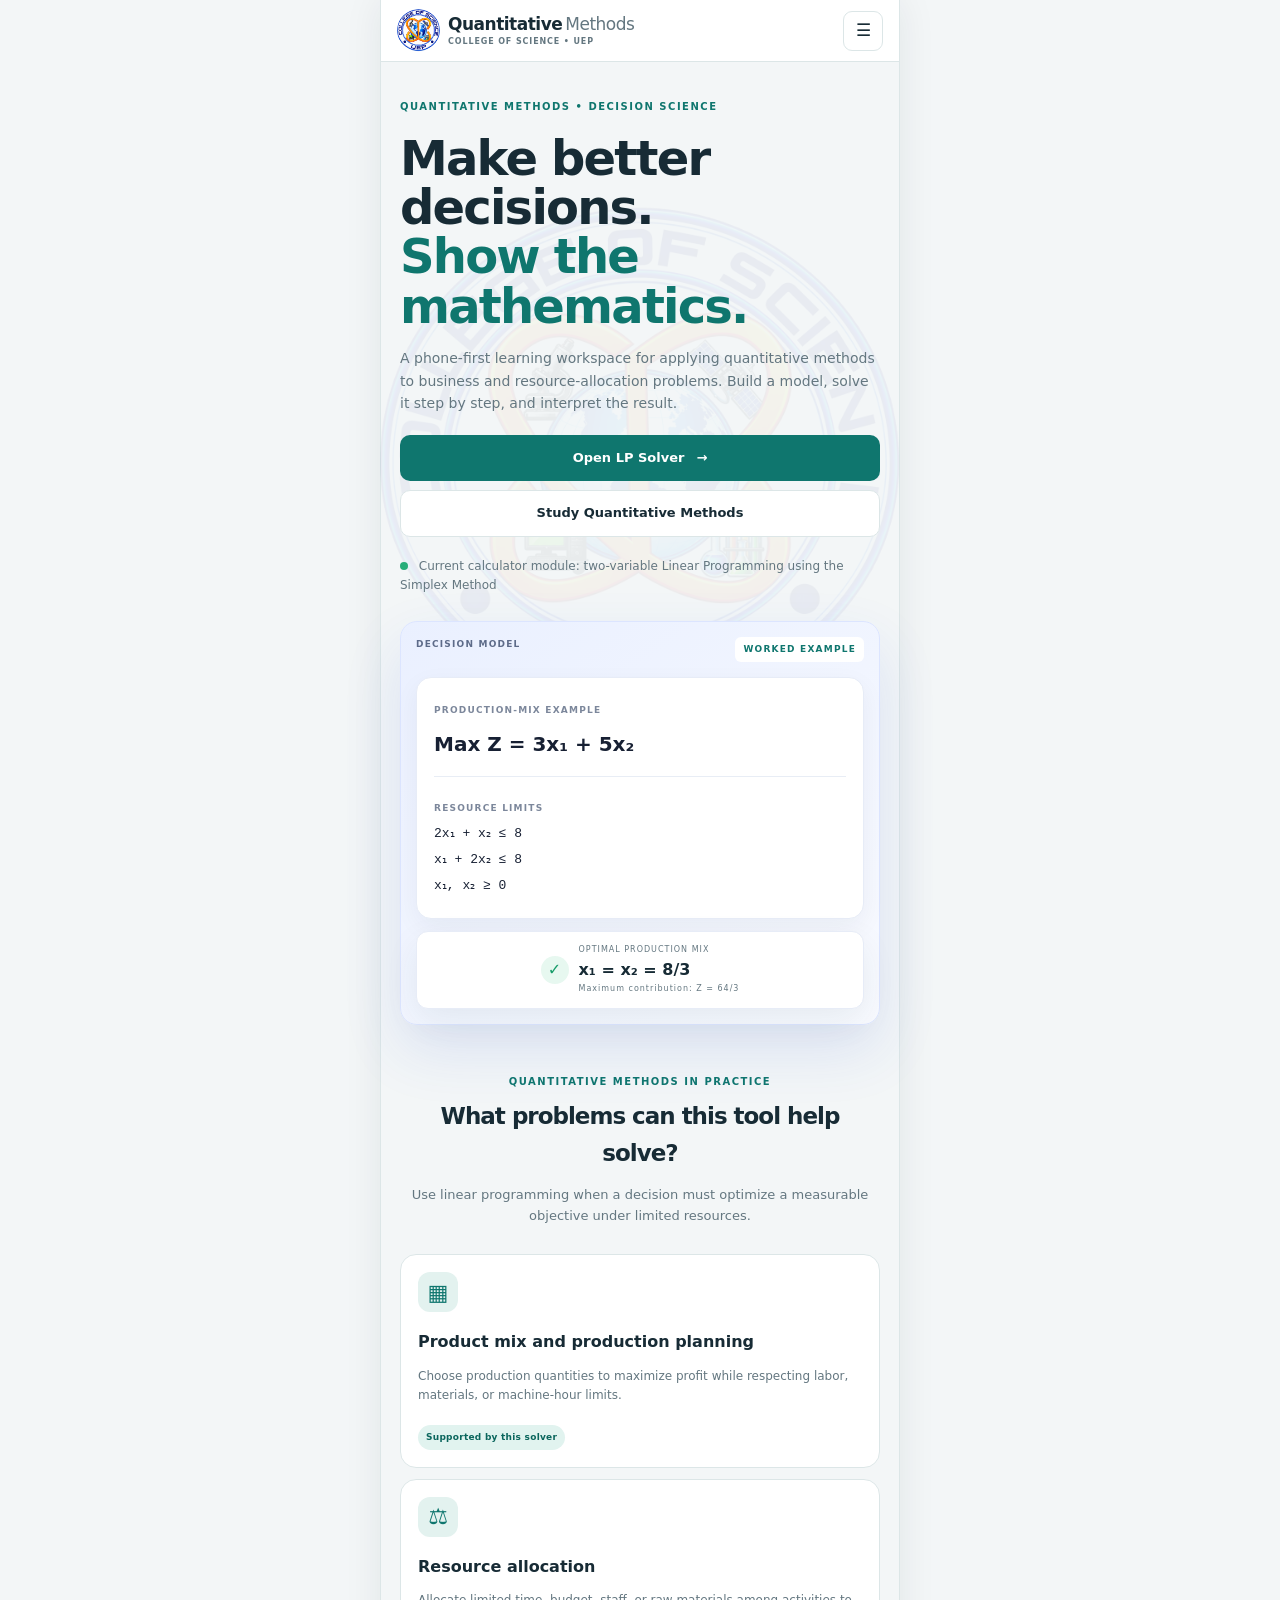
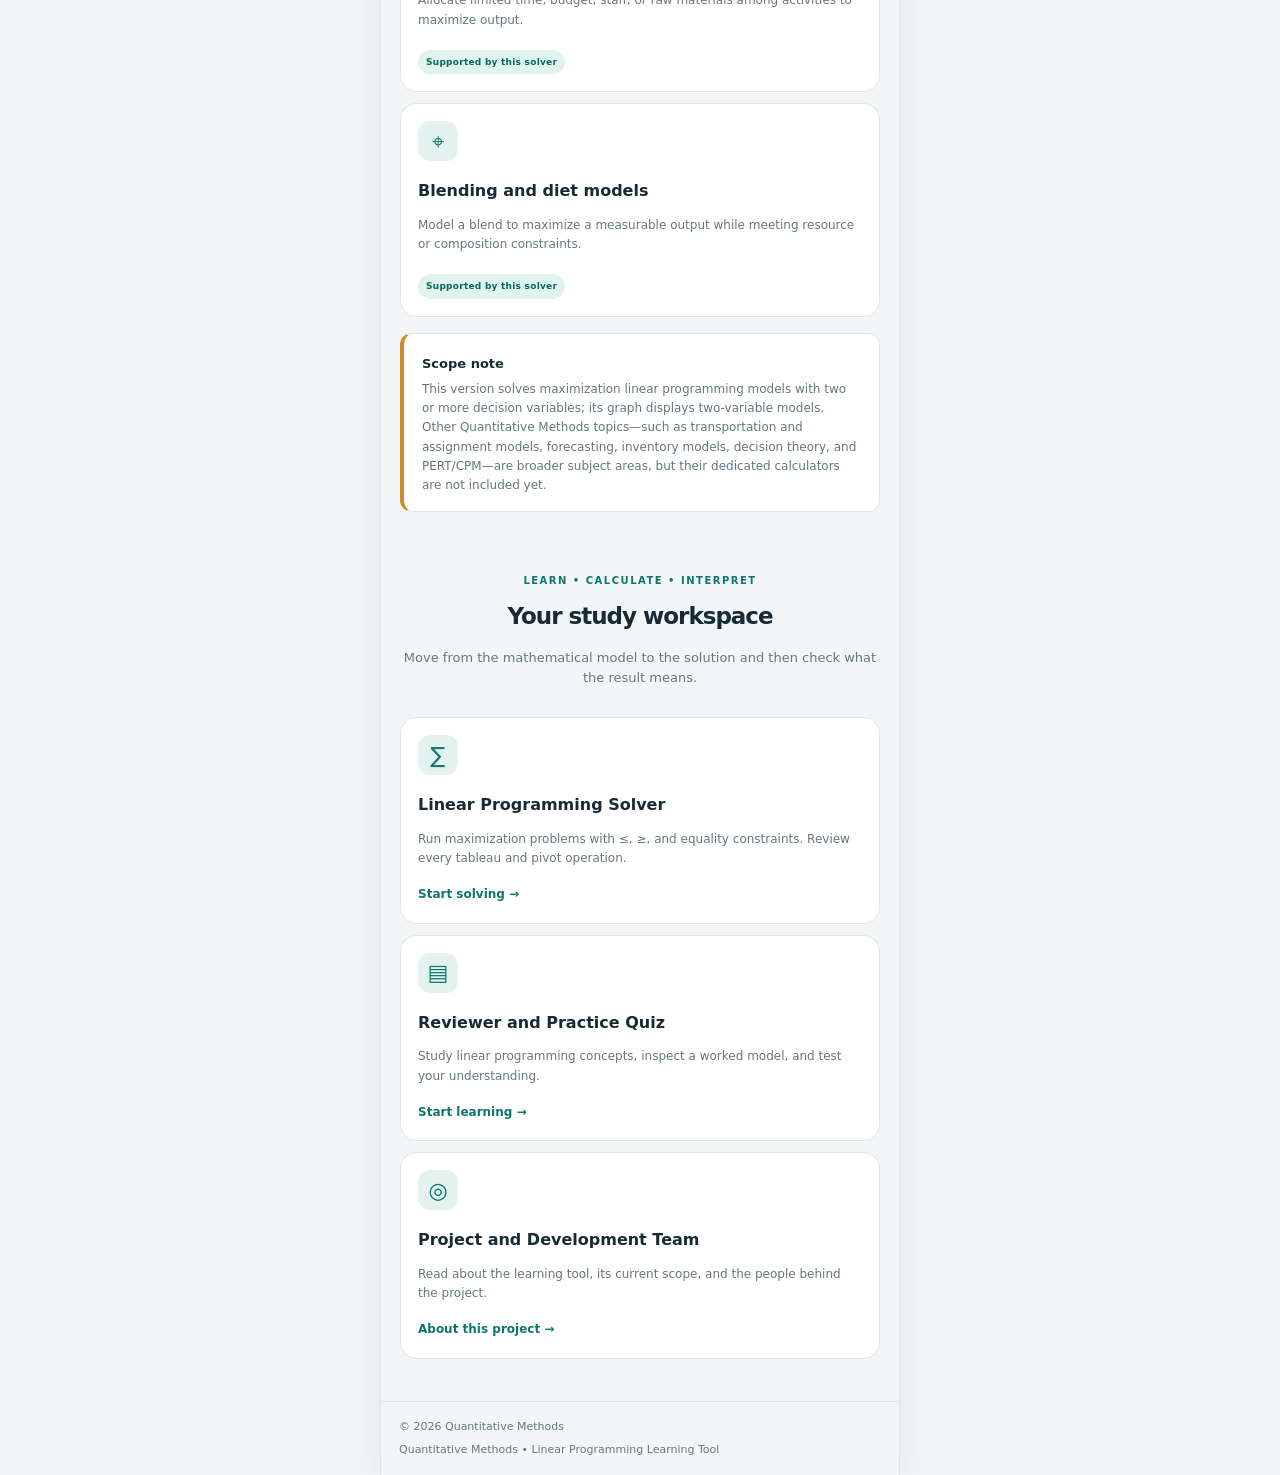
<file: index.html>
<!DOCTYPE html>
<html lang="en">
<head>
  <meta charset="UTF-8">
  <meta name="viewport" content="width=device-width, initial-scale=1.0">
  <title>Quantitative Methods | Decision Lab</title>
  <link rel="stylesheet" href="css/style.css">
  <link rel="stylesheet" href="css/home.css">
  <link rel="stylesheet" href="css/responsive.css">
		<link rel="stylesheet" href="css/mobile-only.css">
  <link rel="stylesheet" href="css/dark-mode.css">
</head>
<body>
  <header class="site-header">
    <a class="brand" href="index.html" aria-label="Quantitative Methods Decision Lab home">
      <img class="brand-logo" src="assets/images/uep-college-of-science-logo.webp" alt="University of Eastern Philippines College of Science seal">
      <span class="brand-copy"><span>Quantitative<span class="brand-light">Methods</span></span><small>COLLEGE OF SCIENCE • UEP</small></span>
    </a>
    <button class="menu-toggle" type="button" aria-label="Open navigation menu" aria-expanded="false" aria-controls="mainNavigation">☰</button>
    <nav class="main-nav" aria-label="Main navigation">
      <a class="active" href="index.html" aria-current="page">Home</a>
      <a href="solving.html">Solver</a>
      <a href="reviewer.html">Reviewer</a>
      <a href="about.html">About</a>
      <button id="themeToggle" class="theme-toggle" type="button" aria-label="Toggle dark mode">◐</button>
    </nav>
  </header>

  <main>
    <section class="hero">
      <div class="hero-copy">
        <span class="eyebrow">QUANTITATIVE METHODS • DECISION SCIENCE</span>
        <h1>Make better decisions.<br><span>Show the mathematics.</span></h1>
        <p>A phone-first learning workspace for applying quantitative methods to business and resource-allocation problems. Build a model, solve it step by step, and interpret the result.</p>
        <div class="hero-actions">
          <a class="btn btn-primary" href="solving.html">Open LP Solver <span>→</span></a>
          <a class="btn btn-secondary" href="reviewer.html">Study Quantitative Methods</a>
        </div>
        <div class="hero-note"><span class="status-dot"></span> Current calculator module: two-variable Linear Programming using the Simplex Method</div>
      </div>

      <div class="hero-visual">
        <div class="visual-top">
          <span>DECISION MODEL</span>
          <span class="visual-chip">WORKED EXAMPLE</span>
        </div>
        <div class="formula-card">
          <small>PRODUCTION-MIX EXAMPLE</small>
          <strong>Max Z = 3x₁ + 5x₂</strong>
          <div class="formula-line"></div>
          <small>RESOURCE LIMITS</small>
          <p>2x₁ + x₂ ≤ 8</p>
          <p>x₁ + 2x₂ ≤ 8</p>
          <p>x₁, x₂ ≥ 0</p>
        </div>
        <div class="solution-tag">
          <span>✓</span>
          <div>
            <small>OPTIMAL PRODUCTION MIX</small>
            <strong>x₁ = x₂ = 8/3</strong>
            <small>Maximum contribution: Z = 64/3</small>
          </div>
        </div>
      </div>
    </section>

    <section class="feature-section methods-section">
      <div class="section-heading">
        <span class="eyebrow">QUANTITATIVE METHODS IN PRACTICE</span>
        <h2>What problems can this tool help solve?</h2>
        <p>Use linear programming when a decision must optimize a measurable objective under limited resources.</p>
      </div>
      <div class="feature-grid">
        <article class="feature-card">
          <div class="feature-icon">▦</div>
          <h3>Product mix and production planning</h3>
          <p>Choose production quantities to maximize profit while respecting labor, materials, or machine-hour limits.</p>
          <span class="scope-tag supported">Supported by this solver</span>
        </article>
        <article class="feature-card">
          <div class="feature-icon">⚖</div>
          <h3>Resource allocation</h3>
          <p>Allocate limited time, budget, staff, or raw materials among activities to maximize output.</p>
          <span class="scope-tag supported">Supported by this solver</span>
        </article>
        <article class="feature-card">
          <div class="feature-icon">⌖</div>
          <h3>Blending and diet models</h3>
          <p>Model a blend to maximize a measurable output while meeting resource or composition constraints.</p>
          <span class="scope-tag supported">Supported by this solver</span>
        </article>
      </div>
      <div class="scope-note">
        <strong>Scope note</strong>
        <p>This version solves maximization linear programming models with two or more decision variables; its graph displays two-variable models. Other Quantitative Methods topics—such as transportation and assignment models, forecasting, inventory models, decision theory, and PERT/CPM—are broader subject areas, but their dedicated calculators are not included yet.</p>
      </div>
    </section>

    <section class="feature-section tools-section">
      <div class="section-heading">
        <span class="eyebrow">LEARN • CALCULATE • INTERPRET</span>
        <h2>Your study workspace</h2>
        <p>Move from the mathematical model to the solution and then check what the result means.</p>
      </div>
      <div class="feature-grid">
        <a class="feature-card" href="solving.html">
          <div class="feature-icon">∑</div>
          <h3>Linear Programming Solver</h3>
          <p>Run maximization problems with ≤, ≥, and equality constraints. Review every tableau and pivot operation.</p>
          <span class="card-link">Start solving →</span>
        </a>
        <a class="feature-card" href="reviewer.html">
          <div class="feature-icon">▤</div>
          <h3>Reviewer and Practice Quiz</h3>
          <p>Study linear programming concepts, inspect a worked model, and test your understanding.</p>
          <span class="card-link">Start learning →</span>
        </a>
        <a class="feature-card" href="about.html">
          <div class="feature-icon">◎</div>
          <h3>Project and Development Team</h3>
          <p>Read about the learning tool, its current scope, and the people behind the project.</p>
          <span class="card-link">About this project →</span>
        </a>
      </div>
    </section>
  </main>

  <footer class="site-footer">
    <span>© <span data-year></span> Quantitative Methods</span>
    <span>Quantitative Methods • Linear Programming Learning Tool</span>
  </footer>

  <script src="js/theme.js"></script>
  <script src="js/navigation.js"></script>
  <script src="js/app.js"></script>
</body>
</html>
</file>
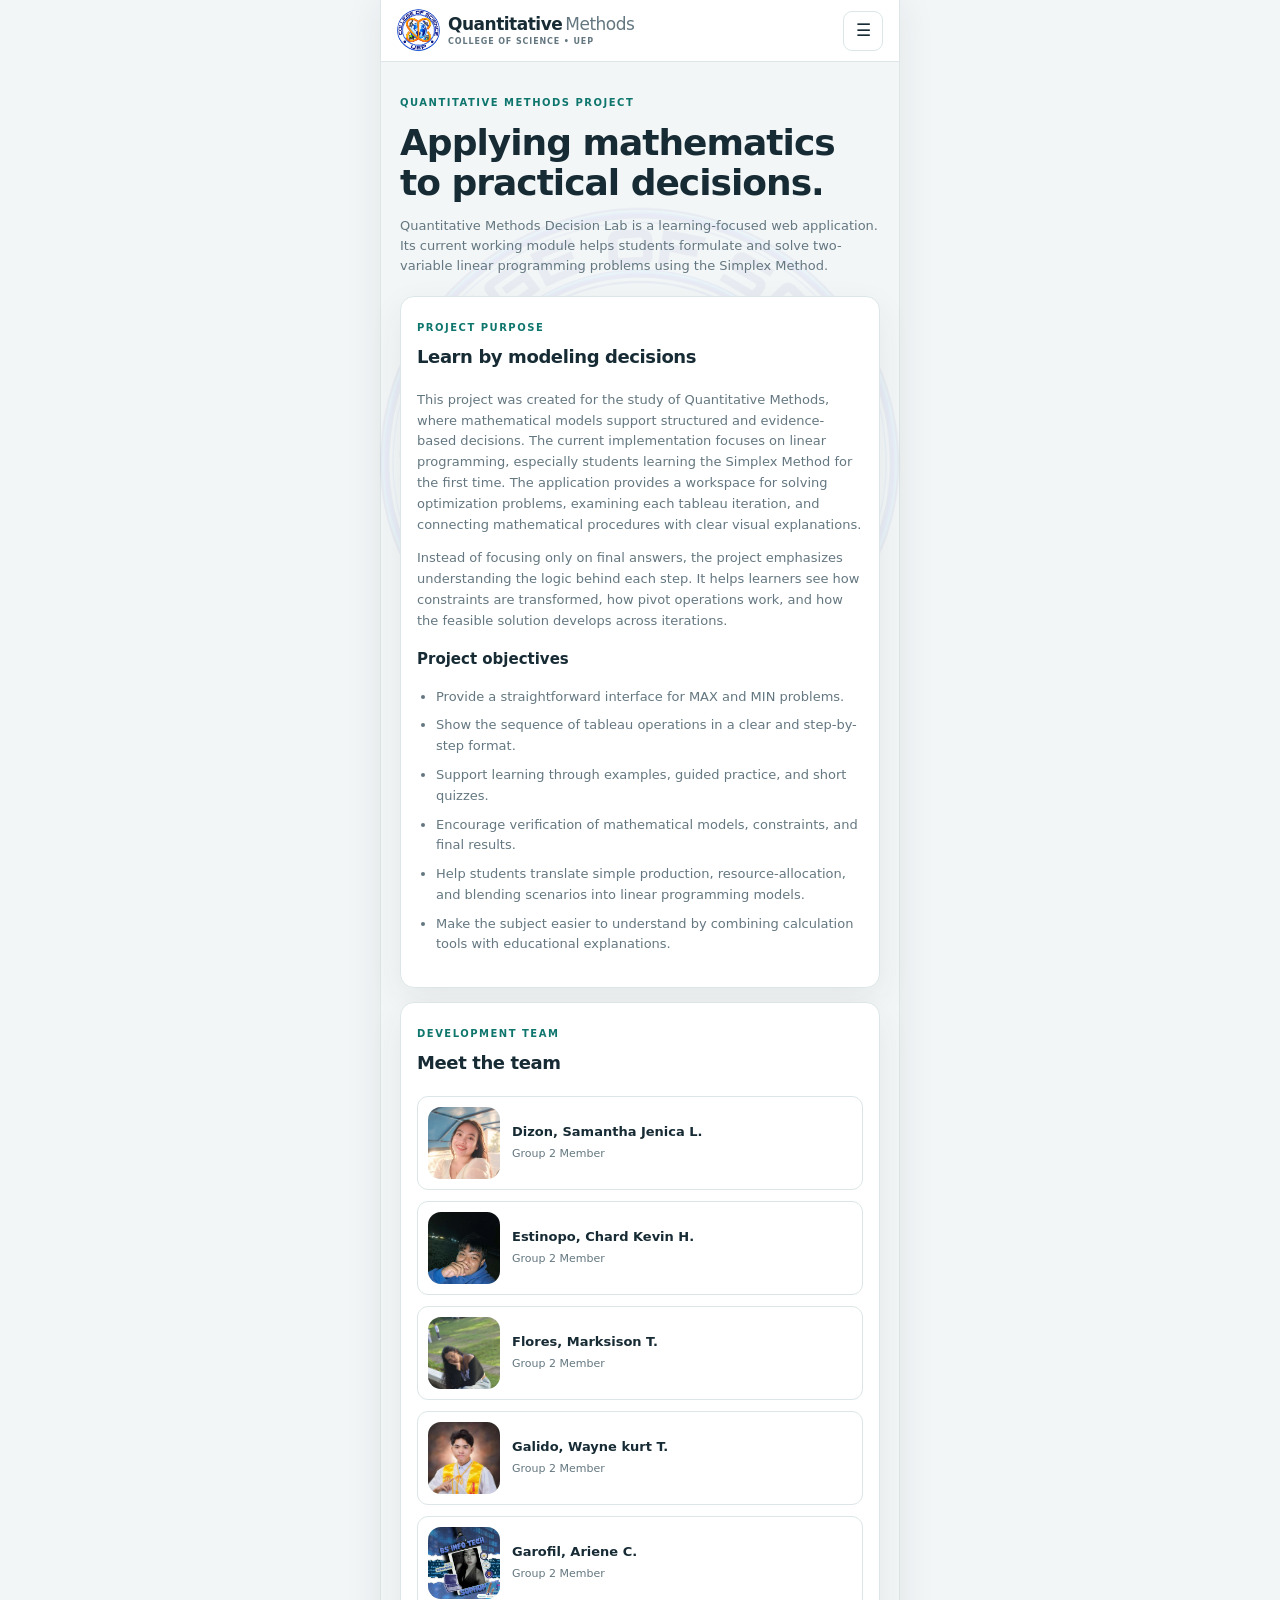
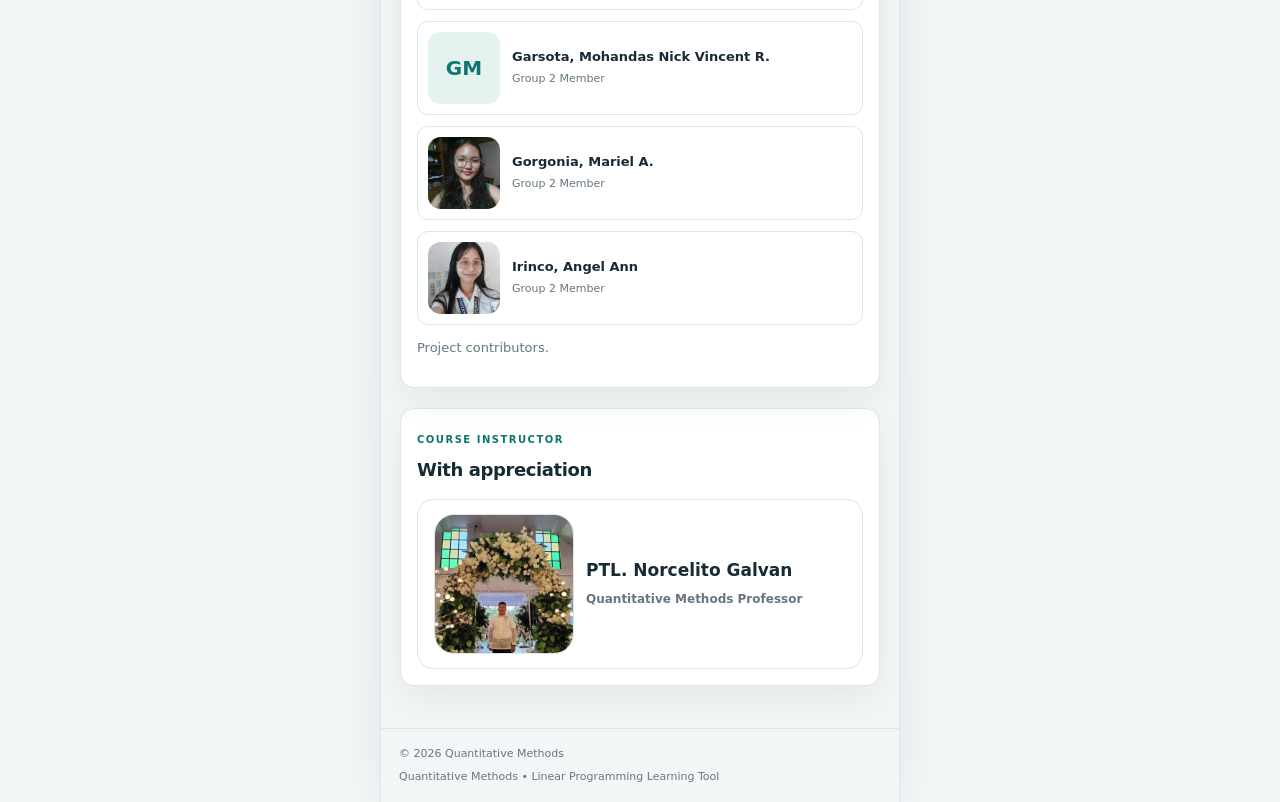
<file: about.html>
<!DOCTYPE html>
<html lang="en">
	<head>
		<meta charset="UTF-8">
		<meta name="viewport" content="width=device-width, initial-scale=1.0">
		<title>Quantitative Methods | About</title>
		<link rel="stylesheet" href="css/style.css">
		<link rel="stylesheet" href="css/about.css">
		<link rel="stylesheet" href="css/responsive.css">
		<link rel="stylesheet" href="css/mobile-only.css">
		<link rel="stylesheet" href="css/dark-mode.css">
	</head>
	<body>
		<header class="site-header">
			<a class="brand" href="index.html" aria-label="Quantitative Methods Decision Lab home">
			  <img class="brand-logo" src="assets/images/uep-college-of-science-logo.webp" alt="University of Eastern Philippines College of Science seal">
			  <span class="brand-copy"><span>Quantitative<span class="brand-light">Methods</span></span><small>COLLEGE OF SCIENCE • UEP</small></span>
			</a>
			<button class="menu-toggle" type="button" aria-label="Open navigation menu" aria-expanded="false" aria-controls="mainNavigation">☰</button>
			<nav class="main-nav" id="mainNavigation" aria-label="Main navigation">
				<a href="index.html">Home</a>
				<a href="solving.html">Solver</a>
				<a href="reviewer.html">Reviewer</a>
				<a class="active" href="about.html" aria-current="page">About</a>
				<button id="themeToggle" class="theme-toggle" type="button" aria-label="Toggle dark mode">◐</button>
			</nav>
		</header>

		<main class="page-wrap">
			<div class="page-heading">
				<span class="eyebrow">QUANTITATIVE METHODS PROJECT</span>
				<h1>Applying mathematics to practical decisions.</h1>
				<p>Quantitative Methods Decision Lab is a learning-focused web application. Its current working module helps students formulate and solve two-variable linear programming problems using the Simplex Method.</p>
			</div>
			<section class="about-grid">
				<article class="panel">
					<span class="step-label">PROJECT PURPOSE</span>
					<h2>Learn by modeling decisions</h2>
					<p>This project was created for the study of Quantitative Methods, where mathematical models support structured and evidence-based decisions. The current implementation focuses on linear programming, especially students learning the Simplex Method for the first time. The application provides a workspace for solving optimization problems, examining each tableau iteration, and connecting mathematical procedures with clear visual explanations.</p>
					<p>Instead of focusing only on final answers, the project emphasizes understanding the logic behind each step. It helps learners see how constraints are transformed, how pivot operations work, and how the feasible solution develops across iterations.</p>
					<h3>Project objectives</h3>
					<ul>
						<li>Provide a straightforward interface for MAX and MIN problems.</li>
						<li>Show the sequence of tableau operations in a clear and step-by-step format.</li>
						<li>Support learning through examples, guided practice, and short quizzes.</li>
						<li>Encourage verification of mathematical models, constraints, and final results.</li>
						<li>Help students translate simple production, resource-allocation, and blending scenarios into linear programming models.</li>
						<li>Make the subject easier to understand by combining calculation tools with educational explanations.</li>
					</ul>
				</article>
				<article class="panel team-panel">
					<span class="step-label">DEVELOPMENT TEAM</span>
					<h2>Meet the team</h2>
					<div id="teamMembers" class="team-list"></div>
					<p class="hint">Project contributors.</p>
				</article>
			</section>
			<section class="panel professor-panel" aria-labelledby="professorHeading">
				<span class="step-label">COURSE INSTRUCTOR</span>
				<h2 id="professorHeading">With appreciation</h2>
				<div class="team-member">
					<div class="avatar avatar-image" aria-label="PTL. Norcelito Galvan profile picture">
						<img src="assets/images/PTL. Norcelito Galvan.webp" alt="PTL. Norcelito Galvan">
					</div>
					<div>
						<strong>PTL. Norcelito Galvan</strong>
						<small>Quantitative Methods Professor</small>
					</div>
				</div>
			</section>
		</main>

		<footer class="site-footer">
			<span>© <span data-year></span> Quantitative Methods</span>
			<span>Quantitative Methods • Linear Programming Learning Tool</span>
		</footer>
		<script src="js/theme.js"></script>
		<script src="js/navigation.js"></script>
		<script src="js/team/members.js"></script>
		<script src="js/app.js"></script>
	</body>
</html>
</file>
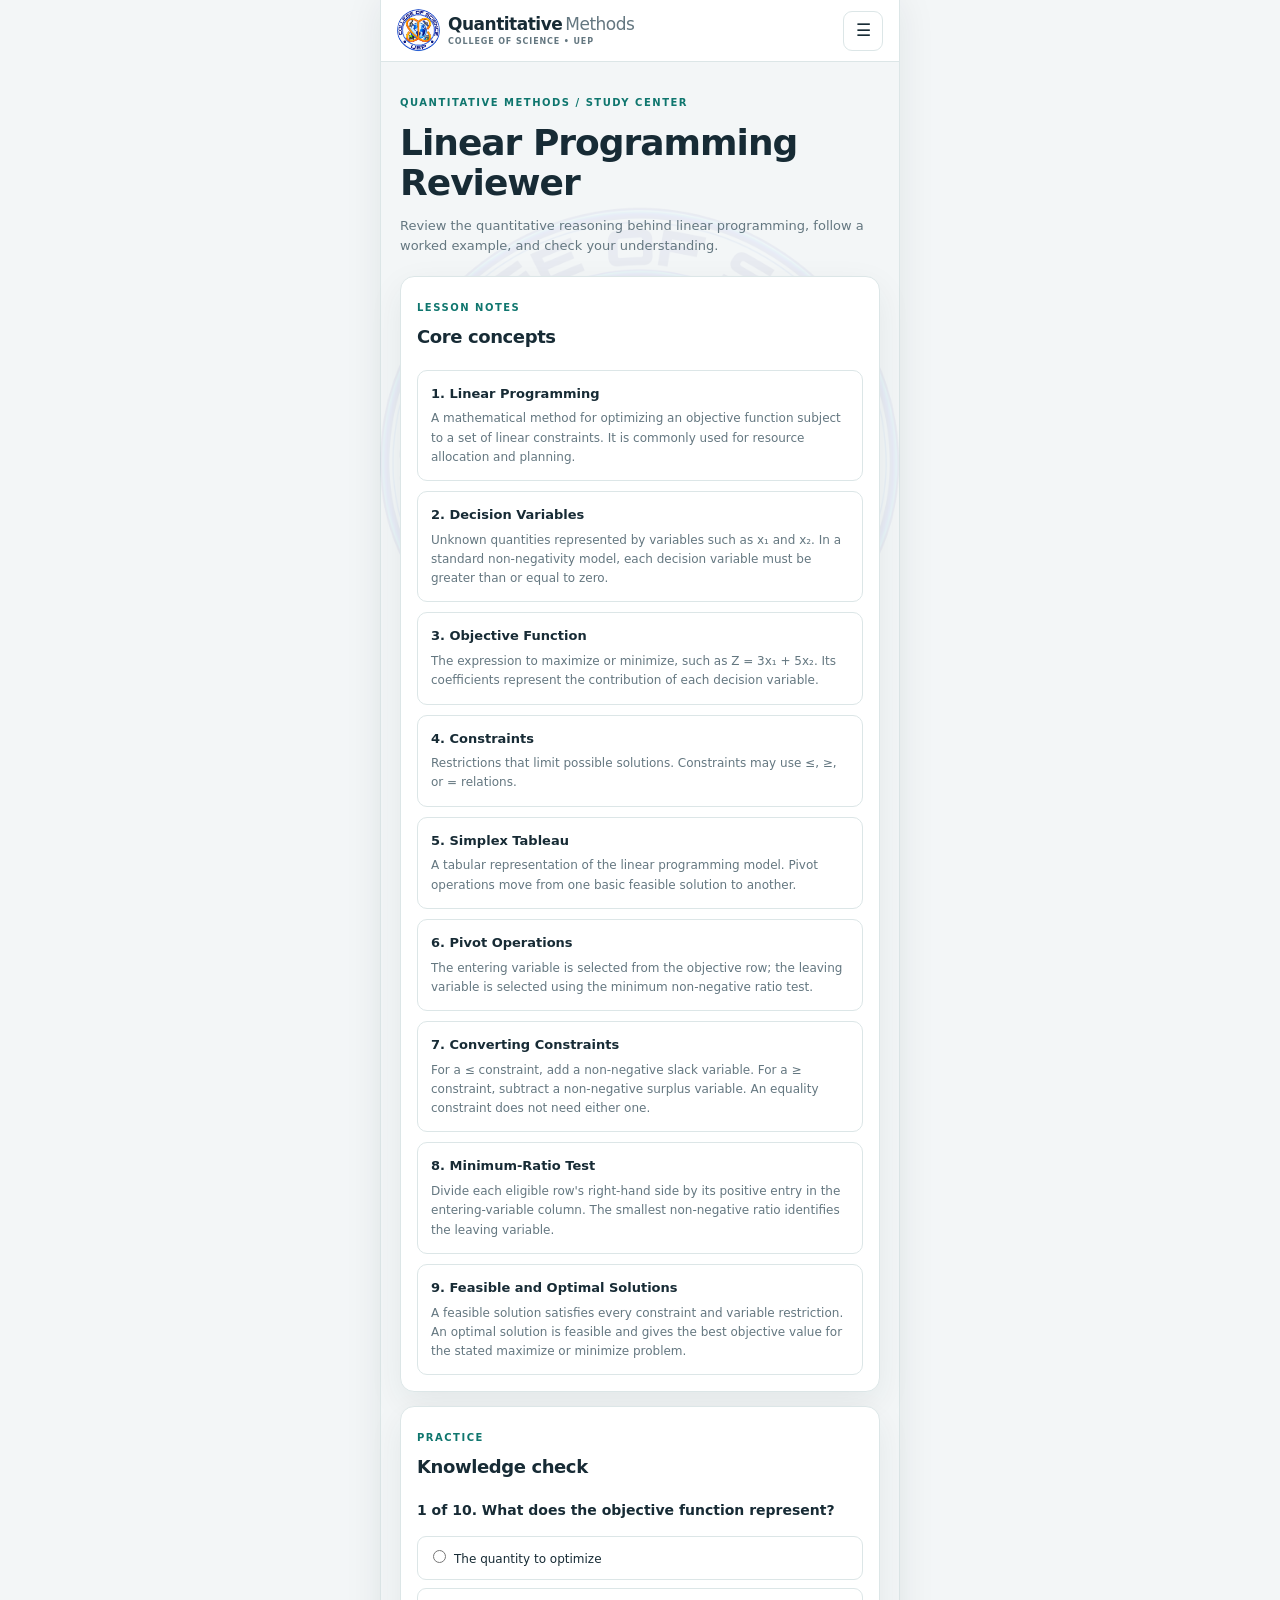
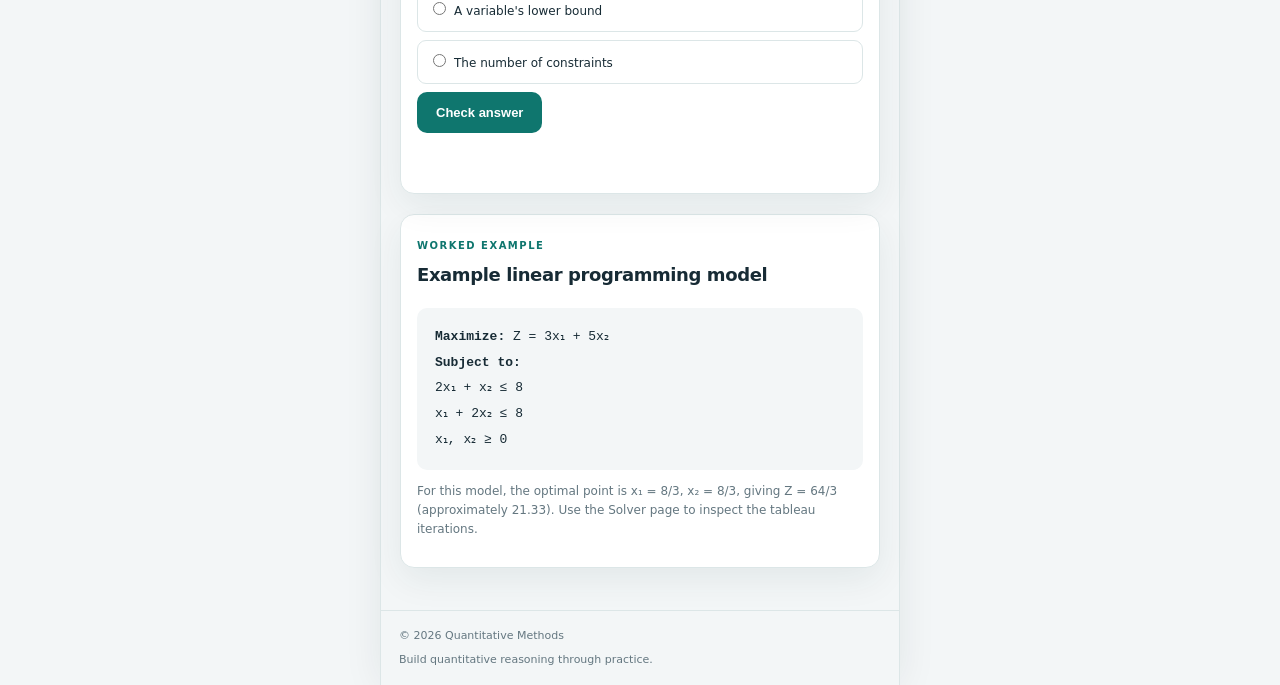
<file: reviewer.html>
<!DOCTYPE html>
<html lang="en">
	<head>
		<meta charset="UTF-8">
		<meta name="viewport" content="width=device-width, initial-scale=1.0">
		<title>Quantitative Methods | Study Center</title>
		<link rel="stylesheet" href="css/style.css">
		<link rel="stylesheet" href="css/reviewer.css">
		<link rel="stylesheet" href="css/responsive.css">
		<link rel="stylesheet" href="css/mobile-only.css">
		<link rel="stylesheet" href="css/dark-mode.css">
	</head>
	<body>
		<header class="site-header">
			<a class="brand" href="index.html" aria-label="Quantitative Methods Decision Lab home">
			  <img class="brand-logo" src="assets/images/uep-college-of-science-logo.webp" alt="University of Eastern Philippines College of Science seal">
			  <span class="brand-copy"><span>Quantitative<span class="brand-light">Methods</span></span><small>COLLEGE OF SCIENCE • UEP</small></span>
			</a>
			<button class="menu-toggle" type="button" aria-label="Open navigation menu" aria-expanded="false" aria-controls="mainNavigation">☰</button>
			<nav class="main-nav" id="mainNavigation" aria-label="Main navigation">
				<a href="index.html">Home</a>
				<a href="solving.html">Solver</a>
				<a class="active" href="reviewer.html">Reviewer</a>
				<a href="about.html">About</a>
				<button id="themeToggle" class="theme-toggle" aria-label="Toggle dark mode">◐</button>
			</nav>
		</header>

		<main class="page-wrap">
			<div class="page-heading">
				<span class="eyebrow">QUANTITATIVE METHODS / STUDY CENTER</span>
				<h1>Linear Programming Reviewer</h1>
				<p>Review the quantitative reasoning behind linear programming, follow a worked example, and check your understanding.</p>
			</div>

			<div class="reviewer-grid">
				<section class="panel">
					<span class="step-label">LESSON NOTES</span>
					<h2>Core concepts</h2>
					<div id="lessons" class="lesson-list"></div>
				</section>
				<section class="panel">
					<span class="step-label">PRACTICE</span>
					<h2>Knowledge check</h2>
					<div id="quiz" class="quiz-box"></div>
				</section>
			</div>

			<section class="panel example-panel">
				<span class="step-label">WORKED EXAMPLE</span>
				<h2>Example linear programming model</h2>
				<div class="example-model">
					<p><b>Maximize:</b> Z = 3x₁ + 5x₂</p>
					<p><b>Subject to:</b></p>
					<p>2x₁ + x₂ ≤ 8</p>
					<p>x₁ + 2x₂ ≤ 8</p>
					<p>x₁, x₂ ≥ 0</p>
				</div>
				<p>For this model, the optimal point is x₁ = 8/3, x₂ = 8/3, giving Z = 64/3 (approximately 21.33). Use the Solver page to inspect the tableau iterations.</p>
			</section>
		</main>

		<footer class="site-footer">
			<span>© <span data-year></span> Quantitative Methods</span>
			<span>Build quantitative reasoning through practice.</span>
		</footer>

		<script src="js/theme.js"></script>
		<script src="js/navigation.js"></script>
		<script src="js/reviewer/lessons.js"></script>
		<script src="js/reviewer/examples.js"></script>
		<script src="js/reviewer/quiz.js"></script>
		<script src="js/app.js"></script>
	</body>
</html>
</file>
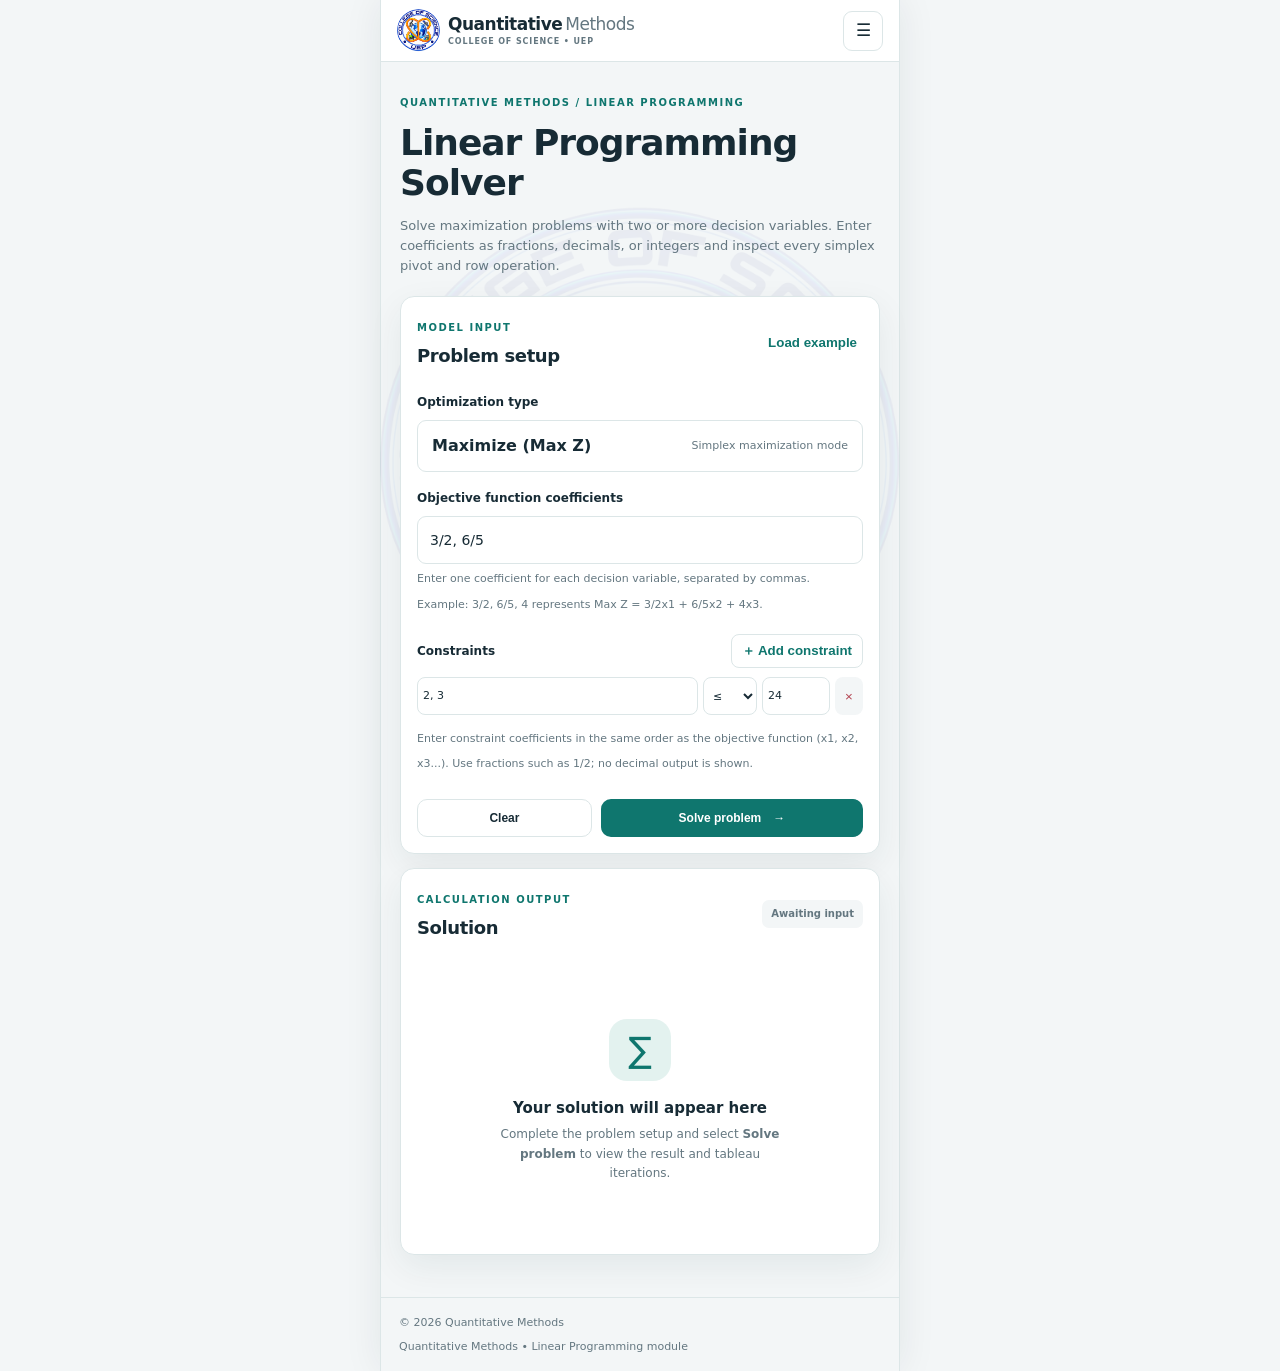
<file: solving.html>
<!DOCTYPE html>
<html lang="en">
	<head>
		<meta charset="UTF-8">
		<meta name="viewport" content="width=device-width, initial-scale=1.0">
		<title>Quantitative Methods | Linear Programming Solver</title>
		<link rel="stylesheet" href="css/style.css">
		<link rel="stylesheet" href="css/solving.css">
		<link rel="stylesheet" href="css/responsive.css">
		<link rel="stylesheet" href="css/mobile-only.css">
		<link rel="stylesheet" href="css/dark-mode.css">
	</head>
	<body>
		<header class="site-header">
			<a class="brand" href="index.html" aria-label="Quantitative Methods Decision Lab home">
			  <img class="brand-logo" src="assets/images/uep-college-of-science-logo.webp" alt="University of Eastern Philippines College of Science seal">
			  <span class="brand-copy"><span>Quantitative<span class="brand-light">Methods</span></span><small>COLLEGE OF SCIENCE • UEP</small></span>
			</a>
			<button class="menu-toggle" type="button" aria-label="Open navigation menu" aria-expanded="false" aria-controls="mainNavigation">☰</button>
			<nav class="main-nav" id="mainNavigation" aria-label="Main navigation">
				<a href="index.html">Home</a>
				<a class="active" href="solving.html">Solver</a>
				<a href="reviewer.html">Reviewer</a>
				<a href="about.html">About</a>
				<button id="themeToggle" class="theme-toggle" aria-label="Toggle dark mode">◐</button>
			</nav>
		</header>

		<main class="page-wrap">
			<div class="page-heading">
				<span class="eyebrow">QUANTITATIVE METHODS / LINEAR PROGRAMMING</span>
				<h1>Linear Programming Solver</h1>
				<p>Solve maximization problems with two or more decision variables. Enter coefficients as fractions, decimals, or integers and inspect every simplex pivot and row operation.</p>
			</div>

			<section class="solver-layout">
				<form id="solverForm" class="panel solver-form">
					<div class="panel-title">
						<div>
							<span class="step-label">MODEL INPUT</span>
							<h2>Problem setup</h2>
						</div>
						<button type="button" id="loadExample" class="text-button">Load example</button>
					</div>

					<label class="field-label">Optimization type</label>
					<div class="optimization-fixed"><strong>Maximize (Max Z)</strong><span>Simplex maximization mode</span></div>

					<label class="field-label" for="objectiveCoefficients">Objective function coefficients</label>
					<input id="objectiveCoefficients" class="wide-coeff-input" type="text" value="3/2, 6/5" placeholder="e.g. 5, 3, 4" required>
					<small class="hint">Enter one coefficient for each decision variable, separated by commas. Example: 3/2, 6/5, 4 represents Max Z = 3/2x1 + 6/5x2 + 4x3.</small>

					<div class="constraints-heading">
						<label class="field-label">Constraints</label>
						<button type="button" id="addConstraint" class="small-button">＋ Add constraint</button>
					</div>
					<div id="constraintsList"></div>
					<small class="hint">Enter constraint coefficients in the same order as the objective function (x1, x2, x3...). Use fractions such as 1/2; no decimal output is shown.</small>

					<div class="form-actions">
						<button type="reset" class="btn btn-secondary" id="resetForm">Clear</button>
						<button type="submit" class="btn btn-primary">Solve problem <span>→</span></button>
					</div>
				</form>

				<section class="panel results-panel">
					<div class="panel-title">
						<div>
							<span class="step-label">CALCULATION OUTPUT</span>
							<h2>Solution</h2>
						</div>
						<span class="result-state" id="resultState" role="status" aria-live="polite">Awaiting input</span>
					</div>
					<div id="results" class="results-content" aria-live="polite" aria-atomic="false">
						<div class="empty-state">
							<div class="empty-icon">∑</div>
							<h3>Your solution will appear here</h3>
							<p>Complete the problem setup and select <b>Solve problem</b> to view the result and tableau iterations.</p>
						</div>
					</div>
				</section>
			</section>
		</main>

		<footer class="site-footer">
			<span>© <span data-year></span> Quantitative Methods</span>
			<span>Quantitative Methods • Linear Programming module</span>
		</footer>

		<script src="js/theme.js"></script>
		<script src="js/navigation.js"></script>
		<script src="js/solver/validation.js"></script>
		<script src="js/solver/tableau.js"></script>
		<script src="js/solver/simplex.js"></script>
		<script src="js/solver/maximization.js"></script>
		<script src="js/solver/results.js"></script>
		<script src="js/app.js"></script>
	</body>
</html>
</file>
<file: css/style.css>
:root {
  --bg: #f3f6f7;
  --surface: #fff;
  --text: #172b35;
  --muted: #647780;
  --line: #dce6e7;
  --blue: #0f766e;
  --blue-dark: #115e59;
  --blue-text: #0f766e;
  --pale: #e3f2ef;
  --shadow: 0 12px 35px rgba(18, 55, 61, 0.07);
  --success-bg: #e7f8f0;
  --success-text: #16865d;
  --danger-bg: #fff0f1;
  --danger-text: #b34250;
  --info-bg: #e8f5fc;
  --info-text: #263b4a;
  --info-accent: #168fbd;
  --warning-bg: #fff8df;
  --warning-text: #403722;
  --check-bg: #fff9e8;
  --highlight-bg: #fff4bf;
  --highlight-text: #403722;
  --highlight-strong-bg: #ffe18a;
  --highlight-strong-text: #403722;
  --positive-text: #16865d;
}

* {
  box-sizing: border-box;
}

body {
  margin: 0;
  background: var(--bg);
  color: var(--text);
  color-scheme: light;
  font-family: Inter, ui-sans-serif, system-ui, -apple-system, "Segoe UI", sans-serif;
  line-height: 1.6;
}

a {
  color: inherit;
  text-decoration: none;
}

.site-header {
  height: 76px;
  background: var(--surface);
  border-bottom: 1px solid var(--line);
  display: flex;
  align-items: center;
  justify-content: space-between;
  padding: 0 max(5vw, 24px);
  position: sticky;
  top: 0;
  z-index: 10;
}

.brand {
  display: flex;
  align-items: center;
  gap: 11px;
  font-size: 18px;
  font-weight: 800;
  letter-spacing: -0.5px;
}

.brand-mark {
  display: grid;
  place-items: center;
  width: 36px;
  height: 36px;
  background: var(--blue);
  color: white;
  border-radius: 11px;
  font-size: 21px;
}

.brand-light {
  font-weight: 500;
  color: var(--muted);
  margin-left: 3px;
}

.main-nav {
  display: flex;
  align-items: center;
  gap: 28px;
  color: var(--muted);
  font-size: 14px;
  font-weight: 600;
}

.main-nav a:hover,
.main-nav a.active {
  color: var(--blue-text);
}

.theme-toggle,
.menu-toggle {
  border: 1px solid var(--line);
  background: var(--surface);
  color: var(--text);
  border-radius: 9px;
  padding: 8px 11px;
  cursor: pointer;
  font-size: 17px;
}

.menu-toggle {
  display: none;
}

.page-wrap {
  width: min(1120px, 90%);
  margin: 56px auto 80px;
}

.page-heading {
  margin-bottom: 30px;
}

.page-heading h1 {
  font-size: clamp(32px, 5vw, 46px);
  line-height: 1.13;
  letter-spacing: -1.7px;
  margin: 9px 0 12px;
}

.page-heading p {
  max-width: 690px;
  color: var(--muted);
  margin: 0;
}

.eyebrow,
.step-label {
  font-size: 10px;
  font-weight: 800;
  letter-spacing: 1.5px;
  color: var(--blue-text);
}

.panel {
  background: var(--surface);
  border: 1px solid var(--line);
  border-radius: 18px;
  padding: 25px;
  box-shadow: var(--shadow);
}

.panel h2 {
  font-size: 20px;
  letter-spacing: -0.4px;
  margin: 4px 0 18px;
}

.panel h3 {
  font-size: 15px;
}

.btn {
  display: inline-flex;
  align-items: center;
  justify-content: center;
  gap: 12px;
  padding: 12px 18px;
  border-radius: 10px;
  font-size: 13px;
  font-weight: 700;
  border: 1px solid transparent;
  cursor: pointer;
}

.btn-primary {
  background: var(--blue);
  color: #fff;
}

.btn-primary:hover {
  background: var(--blue-dark);
}

.btn-secondary {
  background: var(--surface);
  border-color: var(--line);
  color: var(--text);
}

.site-footer {
  border-top: 1px solid var(--line);
  padding: 22px 5vw;
  display: flex;
  justify-content: space-between;
  color: var(--muted);
  font-size: 12px;
}

.hint {
  font-size: 11px;
  color: var(--muted);
}

.text-button {
  border: 0;
  background: none;
  color: var(--blue-text);
  font-weight: 700;
  cursor: pointer;
}

.small-button {
  border: 1px solid var(--line);
  background: var(--surface);
  color: var(--blue-text);
  padding: 7px 10px;
  border-radius: 8px;
  font-weight: 700;
  cursor: pointer;
}


/* UEP College of Science identity */
body { position: relative; isolation: isolate; }
body::before {
  content: ""; position: fixed; inset: 0; z-index: -1; pointer-events: none;
  background-image: url("../assets/images/uep-college-of-science-logo.webp");
  background-repeat: no-repeat; background-position: center 54%;
  background-size: min(76vw, 520px); opacity: .045;
}
.brand { display: inline-flex; align-items: center; gap: 10px; min-width: 0; }
.brand-logo { width: 43px; height: 43px; flex: 0 0 43px; object-fit: contain; border-radius: 50%; }
.brand-copy { display: flex; flex-direction: column; line-height: 1.12; }
.brand-copy > span { white-space: nowrap; }
.brand-copy small { margin-top: 4px; font-size: 8px; line-height: 1; letter-spacing: .11em; font-weight: 800; color: var(--muted, #64748b); }
@media (max-width: 380px) { .brand-logo { width: 36px; height: 36px; flex-basis: 36px; } .brand { gap: 7px; } .brand-copy small { font-size: 7px; } }
@media (prefers-reduced-transparency: reduce) { body::before { opacity: .015; } }
</file>
<file: css/home.css>
.hero {
	width: min(1120px, 90%);
	margin: 65px auto 78px;
	display: grid;
	grid-template-columns: 1.1fr 0.9fr;
	gap: 65px;
	align-items: center;
}

.hero h1 {
	font-size: clamp(42px, 6vw, 65px);
	line-height: 1.03;
	letter-spacing: -2.7px;
	margin: 16px 0;
}

.hero h1 span {
	color: var(--blue-text);
}

.hero-copy > p {
	max-width: 530px;
	color: var(--muted);
	font-size: 16px;
}

.hero-actions {
	display: flex;
	gap: 12px;
	margin: 27px 0;
}

.hero-note {
	font-size: 12px;
	color: var(--muted);
}

.status-dot {
	display: inline-block;
	width: 8px;
	height: 8px;
	background: #25ad79;
	border-radius: 50%;
	margin-right: 7px;
}

.hero-visual {
	padding: 25px;
	background: linear-gradient(145deg, #eaf0ff, #f8faff);
	border: 1px solid #dce5ff;
	border-radius: 24px;
	position: relative;
	box-shadow: 0 25px 60px rgba(40, 85, 217, 0.12);
}

.visual-top {
	display: flex;
	justify-content: space-between;
	font-size: 9px;
	letter-spacing: 1.2px;
	font-weight: 800;
	color: #5d6b89;
}

.visual-chip {
	background: #fff;
	color: var(--blue-text);
	padding: 5px 8px;
	border-radius: 6px;
}

.formula-card {
	background: #fff;
	border: 1px solid #e7ecf7;
	border-radius: 15px;
	padding: 25px;
	margin-top: 22px;
	color: #172033;
	box-shadow: 0 8px 24px rgba(23, 32, 51, 0.05);
}

.formula-card small {
	font-size: 9px;
	letter-spacing: 1.2px;
	color: #7c879b;
	font-weight: 800;
}

.formula-card strong {
	display: block;
	font-size: 24px;
	margin: 8px 0 15px;
}

.formula-line {
	height: 1px;
	background: #e8edf5;
	margin: 16px 0;
}

.formula-card p {
	margin: 5px 0;
	font-family: ui-monospace, monospace;
	font-size: 13px;
}

.solution-tag {
	position: absolute;
	right: -18px;
	bottom: 7px;
	background: #fff;
	border: 1px solid #e7ecf7;
	border-radius: 12px;
	padding: 12px 17px;
	display: flex;
	gap: 10px;
	align-items: center;
	box-shadow: var(--shadow);
}

.solution-tag > span {
	width: 28px;
	height: 28px;
	border-radius: 50%;
	background: #e7f8f0;
	color: #169b68;
	display: grid;
	place-items: center;
}

.solution-tag small {
	display: block;
	color: var(--muted);
	font-size: 8px;
	letter-spacing: 1px;
}

.solution-tag strong {
	font-size: 16px;
}

.feature-section {
	width: min(1120px, 90%);
	margin: 0 auto 80px;
}

.section-heading {
	text-align: center;
	margin-bottom: 28px;
}

.section-heading h2 {
	font-size: 30px;
	letter-spacing: -1px;
	margin: 6px;
}

.section-heading p {
	color: var(--muted);
	font-size: 13px;
}

.feature-grid {
	display: grid;
	grid-template-columns: repeat(3, 1fr);
	gap: 17px;
}

.feature-card {
	background: var(--surface);
	border: 1px solid var(--line);
	border-radius: 16px;
	padding: 24px;
	transition: 0.2s;
}

.feature-card:hover {
	transform: translateY(-4px);
	box-shadow: var(--shadow);
}

.feature-icon {
	width: 40px;
	height: 40px;
	border-radius: 12px;
	background: var(--pale);
	color: var(--blue-text);
	display: grid;
	place-items: center;
	font-size: 22px;
}

.feature-card h3 {
	font-size: 16px;
	margin: 17px 0 6px;
}

.feature-card p {
	font-size: 12px;
	color: var(--muted);
	min-height: 56px;
}

.card-link {
	font-size: 12px;
	color: var(--blue-text);
	font-weight: 800;
}

.methods-section { margin-top: 20px; }
.tools-section { margin-top: 54px; }
.scope-tag {
  display: inline-flex; align-items: center; margin-top: 8px;
  padding: 5px 8px; border-radius: 999px; font-size: 9px;
  font-weight: 800; letter-spacing: .25px;
}
.scope-tag.supported { color: #0b665d; background: #e1f3ef; }
.scope-note {
  margin-top: 16px; padding: 16px 18px; border: 1px solid var(--line);
  border-left: 4px solid #d18a28; border-radius: 12px; background: var(--surface);
}
.scope-note strong { font-size: 13px; }
.scope-note p { margin: 5px 0 0; color: var(--muted); font-size: 12px; line-height: 1.6; }
body.dark .scope-tag.supported { color: #a4e4d6; background: #20463f; }
@media (max-width: 520px) {
  .tools-section { margin-top: 38px; }
  .scope-note { padding: 13px; }
}
</file>
<file: css/responsive.css>
@media (max-width: 850px) {
	.hero {
		gap: 30px;
	}

	.solver-layout,
	.reviewer-grid,
	.about-grid {
		grid-template-columns: 1fr;
	}

	.solver-form {
		order: 0;
	}

	.results-panel {
		order: 1;
	}
}

@media (max-width: 650px) {
	.site-header {
		height: 65px;
	}

	.menu-toggle {
		display: block;
	}

	.main-nav {
		display: none;
		position: absolute;
		top: 64px;
		right: 0;
		left: 0;
		flex-direction: column;
		align-items: flex-start;
		gap: 15px;
		padding: 18px 6%;
		background: var(--surface);
		border-bottom: 1px solid var(--line);
	}

	.main-nav.open {
		display: flex;
	}

	.hero {
		grid-template-columns: 1fr;
		margin: 42px auto 60px;
	}

	.hero-visual {
		margin: 5px 12px 0 0;
	}

	.hero h1 {
		font-size: 45px;
	}

	.feature-grid {
		grid-template-columns: 1fr;
	}

	.feature-card p {
		min-height: 0;
	}

	.site-footer {
		flex-direction: column;
		gap: 8px;
	}

	.page-wrap {
		margin: 38px auto 55px;
	}

	.panel {
		padding: 19px;
	}

	.constraint-row {
		grid-template-columns: 1fr 60px 72px 28px;
		gap: 5px;
	}

	.constraint-row input,
	.constraint-row select {
		padding: 8px 5px;
		font-size: 11px;
	}
}
</file>
<file: css/mobile-only.css>
/* Phone-first presentation: the application is intentionally sized like a mobile app. */
* { box-sizing: border-box; }
html { min-width: 320px; scroll-behavior: smooth; }
body {
  width: 100%; max-width: 520px; min-height: 100vh;
  margin: 0 auto; overflow-x: hidden;
  background: var(--bg);
  box-shadow: 0 0 36px rgba(23, 32, 51, .08);
}
.site-header {
  position: sticky; top: 0; z-index: 50;
  width: 100%; height: 62px; padding: 0 16px;
  background: var(--surface); border-bottom: 1px solid var(--line);
}
.brand { font-size: 17px; gap: 8px; }
.brand-mark { width: 32px; height: 32px; border-radius: 9px; font-size: 18px; }
.menu-toggle { display: inline-grid; place-items: center; width: 40px; height: 40px; padding: 0; }
.main-nav {
  display: none; position: absolute; top: 61px; left: 0; right: 0;
  padding: 12px 16px 16px; gap: 0; align-items: stretch;
  flex-direction: column; background: var(--surface);
  border-bottom: 1px solid var(--line); box-shadow: 0 12px 20px rgba(20,30,50,.10);
}
.main-nav.open { display: flex; }
.main-nav a { padding: 12px 8px; border-bottom: 1px solid var(--line); font-size: 14px; }
.main-nav .theme-toggle { align-self: flex-start; margin-top: 10px; }
.page-wrap, .hero, .feature-section { width: calc(100% - 28px); max-width: 480px; margin-left: auto; margin-right: auto; }
.page-wrap { margin-top: 26px; margin-bottom: 42px; }
.page-heading { margin-bottom: 20px; }
.page-heading h1 { font-size: clamp(28px, 8vw, 36px); letter-spacing: -1px; }
.page-heading p { font-size: 13px; line-height: 1.55; }
.panel { padding: 16px; border-radius: 14px; }
.panel h2 { font-size: 18px; }
.hero { display: grid; grid-template-columns: 1fr; gap: 26px; margin-top: 30px; margin-bottom: 42px; }
.hero h1 { font-size: clamp(36px, 10vw, 48px); letter-spacing: -1.8px; }
.hero-copy > p { font-size: 14px; line-height: 1.6; }
.hero-actions { flex-direction: column; gap: 9px; margin: 20px 0; }
.hero-actions .btn { width: 100%; min-height: 46px; }
.hero-visual { padding: 15px; margin: 0; border-radius: 17px; }
.formula-card { padding: 17px; margin-top: 15px; }
.formula-card strong { font-size: 20px; overflow-wrap: anywhere; }
.solution-tag { position: static; margin: 12px 0 0; justify-content: center; }
.feature-section { margin-bottom: 42px; }
.section-heading h2 { font-size: 23px; }
.feature-grid { grid-template-columns: 1fr; gap: 11px; }
.feature-card { padding: 17px; }
.feature-card p { min-height: 0; }
.site-footer {
  width: 100%; padding: 16px 18px; display: flex;
  flex-direction: column; gap: 6px; font-size: 11px;
}
.solver-layout, .reviewer-grid, .about-grid { grid-template-columns: minmax(0, 1fr); gap: 14px; }
.solver-form, .results-panel { min-width: 0; }
.objective-input-row { gap: 5px; }
.math-prefix { padding: 10px 7px; font-size: 10px; }
.objective-coefficient { gap: 5px; padding: 0 7px; }
.objective-coefficient input { padding: 10px 0; font-size: 14px; }
.constraint-row { grid-template-columns: minmax(0, 1fr) 54px 68px 28px; gap: 5px; }
.constraint-row input, .constraint-row select { padding: 9px 5px; font-size: 11px; }
.form-actions { display: grid; grid-template-columns: 1fr 1.5fr; }
.form-actions .btn { padding: 11px 8px; font-size: 12px; }
.table-wrap { max-width: 100%; -webkit-overflow-scrolling: touch; }
.table-wrap table { min-width: 500px; }
.verification-grid { grid-template-columns: 1fr; }
.graph-card { padding: 9px; }
.graph-summary { font-size: 11px; }
.graph-scroll { -webkit-overflow-scrolling: touch; }
.team-list { grid-template-columns: 1fr; }
@media (min-width: 521px) {
  body { border-left: 1px solid var(--line); border-right: 1px solid var(--line); }
}
@media (max-width: 360px) {
  .page-wrap, .hero, .feature-section { width: calc(100% - 22px); }
  .panel { padding: 13px; }
  .constraint-row { grid-template-columns: minmax(0, 1fr) 48px 60px 25px; gap: 4px; }
  .constraint-row input, .constraint-row select { font-size: 10px; padding: 8px 3px; }
  .math-prefix { font-size: 9px; }
}
/* Keep the generated graph inside the phone viewport; tableaus remain swipeable. */
.lp-graph { min-width: 0; width: 100%; }
</file>
<file: css/dark-mode.css>
body.dark {
	--bg: #101b20;
	--surface: #192a30;
	--text: #edf7f5;
	--muted: #a0b4b6;
	--line: #30464a;
	--pale: #23433f;
	--blue-text: #79d4c5;
	--shadow: 0 12px 35px rgba(0, 0, 0, 0.18);
	--success-bg: #173d32;
	--success-text: #78d8b0;
	--danger-bg: #4a252c;
	--danger-text: #ff9ca7;
	--info-bg: #1d3b40;
	--info-text: #d7effa;
	--info-accent: #77cfc3;
	--warning-bg: #413722;
	--warning-text: #ffe6a3;
	--check-bg: #352f21;
	--highlight-bg: #4a4122;
	--highlight-text: #fff3bf;
	--highlight-strong-bg: #66521b;
	--highlight-strong-text: #fff3bf;
	--positive-text: #78d8b0;
	color-scheme: dark;
}

body.dark .hero-visual {
	background: linear-gradient(145deg, #1d3b3c, #182a30);
	border-color: #345b59;
}

body.dark .formula-card,
body.dark .solution-tag {
	background: #202d40;
	border-color: #35445b;
	color: #edf2fb;
}

body.dark .formula-card small {
	color: #b2c0d8;
}

body.dark .visual-top {
	color: #b2c0d8;
}

body.dark .visual-chip {
	background: #263957;
	color: #9de1d5;
}

body.dark .formula-line {
	background: #3a4658;
}

body.dark .result-state.success {
	background: var(--success-bg);
	color: var(--success-text);
}

body.dark .result-state.error {
	background: var(--danger-bg);
	color: var(--danger-text);
}
</file>
<file: css/about.css>
.about-grid {
	display: grid;
	grid-template-columns: 1fr 1fr;
	gap: 20px;
}

.about-grid p,
.about-grid li {
	color: var(--muted);
	font-size: 13px;
}

.about-grid ul {
	padding-left: 19px;
}

.about-grid li {
	margin: 8px 0;
}

.team-list {
	display: grid;
	gap: 10px;
}

.team-member {
	display: flex;
	align-items: center;
	gap: 12px;
	padding: 12px;
	border: 1px solid var(--line);
	border-radius: 11px;
}

.avatar {
	display: grid;
	width: 72px;
	height: 72px;
	place-items: center;
	border-radius: 16px;
	background: var(--pale);
	color: var(--blue-text);
	font-weight: 800;
	overflow: hidden;
	flex-shrink: 0;
}

.avatar img {
	display: block;
	width: 100%;
	height: 100%;
	object-fit: cover;
}

.team-member strong {
	display: block;
	font-size: 13px;
}

.team-member small {
	color: var(--muted);
	font-size: 11px;
}

.team-member .member-skills {
	display: flex;
	flex-wrap: wrap;
	gap: 6px;
	margin-top: 8px;
}

.skill-badge {
	display: inline-flex;
	align-items: center;
	gap: 5px;
	padding: 4px 7px 4px 4px;
	border: 1px solid var(--line);
	border-radius: 7px;
	background: var(--surface);
	color: var(--muted);
	font-size: 10px;
	font-weight: 700;
}

.skill-icon {
	display: grid;
	min-width: 20px;
	height: 20px;
	place-items: center;
	border-radius: 5px;
	background: var(--pale);
	color: var(--blue-text);
	font-size: 10px;
	font-weight: 800;
}

.professor-panel {
	margin-top: 20px;
}

.professor-panel h2 {
	margin: 5px 0 14px;
}

.professor-panel .team-member {
	max-width: 520px;
	padding: 14px 16px;
	background: var(--surface);
	border: 1px solid var(--line);
	border-radius: 16px;
}

.professor-panel .team-member .avatar {
	width: 140px;
	height: 140px;
	border-radius: 20px;
	border: 1px solid var(--line);
}

.professor-panel .team-member strong {
	font-size: 17px;
	color: var(--text);
}

.professor-panel .team-member small {
	font-size: 12px;
	font-weight: 600;
	color: var(--muted);
}
/* Consistent, portrait-focused profile presentation */
.team-list { gap: 11px; }
.profile-card {
  min-width: 0;
  min-height: 94px;
  padding: 10px;
  background: var(--surface);
  transition: border-color .18s ease, transform .18s ease;
}
.profile-card:hover { border-color: var(--blue); transform: translateY(-1px); }
.profile-card .avatar {
  width: 72px;
  height: 72px;
  border-radius: 13px;
  background: var(--pale);
}
.profile-card .avatar img,
.professor-avatar img {
  width: 100%; height: 100%; display: block;
  object-fit: cover; object-position: center 32%;
}
.profile-copy { min-width: 0; }
.profile-copy strong { line-height: 1.35; overflow-wrap: anywhere; }
.profile-copy small { display: block; margin-top: 4px; }
.avatar-placeholder { font-size: 20px; }
.professor-panel .team-member { max-width: none; }
.professor-panel .team-member .professor-avatar {
  width: 112px; height: 112px; flex: 0 0 112px;
  border-radius: 16px; overflow: hidden;
}
.professor-panel .team-member > div:last-child { min-width: 0; }
@media (max-width: 420px) {
  .profile-card { min-height: 82px; gap: 10px; padding: 9px; }
  .profile-card .avatar { width: 62px; height: 62px; border-radius: 11px; }
  .profile-copy strong { font-size: 12px; }
  .professor-panel .team-member { align-items: center; gap: 12px; padding: 12px; }
  .professor-panel .team-member .professor-avatar { width: 88px; height: 88px; flex-basis: 88px; }
  .professor-panel .team-member strong { font-size: 14px; }
}
</file>
<file: css/reviewer.css>
.reviewer-grid {
	display: grid;
	grid-template-columns: 1.1fr 0.9fr;
	gap: 20px;
}

.lesson-list {
	display: grid;
	gap: 10px;
}

.lesson-item {
	border: 1px solid var(--line);
	border-radius: 10px;
	padding: 13px;
}

.lesson-item h3 {
	margin: 0 0 5px;
	font-size: 13px;
}

.lesson-item p {
	margin: 0;
	color: var(--muted);
	font-size: 12px;
}

.quiz-question {
	margin: 4px 0 14px;
	font-size: 14px;
	font-weight: 750;
}

.quiz-option {
	display: block;
	margin: 8px 0;
	padding: 10px;
	border: 1px solid var(--line);
	border-radius: 9px;
	font-size: 12px;
	cursor: pointer;
}

.quiz-option input {
	margin-right: 8px;
}

.quiz-feedback {
	min-height: 20px;
	margin: 12px 0;
	font-size: 12px;
}

.quiz-feedback.correct {
	color: var(--success-text);
}

.quiz-feedback.incorrect {
	color: var(--danger-text);
}

.example-panel {
	margin-top: 20px;
}

.example-model {
	padding: 14px 18px;
	border-radius: 10px;
	background: var(--bg);
	font-family: ui-monospace, monospace;
	font-size: 13px;
}

.example-model p {
	margin: 5px 0;
}

.example-panel > p {
	color: var(--muted);
	font-size: 12px;
}
</file>
<file: css/solving.css>
.solver-layout {
	display: grid;
	grid-template-columns: 1fr 1fr;
	gap: 20px;
	align-items: start;
}

.panel-title { display: flex; justify-content: space-between; align-items: center; margin-bottom: 22px; }
.panel-title h2 { margin: 3px 0 0; }
.field-label { display: block; font-size: 12px; font-weight: 750; margin: 17px 0 8px; }
.segmented { display: flex; background: var(--bg); padding: 4px; border-radius: 10px; width: max-content; }
.segmented label { cursor: pointer; }
.segmented input { position: absolute; opacity: 0; }
.segmented span { display: block; padding: 7px 17px; border-radius: 7px; font-size: 12px; font-weight: 700; color: var(--muted); }
.segmented input:checked + span { background: var(--surface); color: var(--blue-text); box-shadow: 0 2px 8px rgba(0, 0, 0, .06); }
.input-row { display: flex; align-items: center; border: 1px solid var(--line); border-radius: 9px; overflow: hidden; }
.math-prefix { padding: 11px 12px; background: var(--bg); font-size: 12px; font-weight: 700; white-space: nowrap; }
.input-row input,
.constraint-row input { border: 0; outline: 0; background: transparent; color: var(--text); padding: 11px; width: 100%; min-width: 0; font: inherit; font-size: 13px; }
.objective-input-row { display: flex; align-items: center; gap: 8px; }
.objective-coefficient { display: flex; align-items: center; gap: 8px; flex: 1; min-width: 0; border: 1px solid var(--line); border-radius: 9px; padding: 0 10px; background: var(--surface); }
.objective-coefficient span { color: var(--muted); font-size: 13px; font-weight: 800; }
.objective-coefficient input { width: 100%; min-width: 0; border: 0; outline: 0; background: transparent; color: var(--text); padding: 11px 0; font: inherit; font-size: 13px; }
.objective-operator { color: var(--muted); font: inherit; font-weight: 700; }
select.objective-operator { border: 1px solid var(--line); border-radius: 8px; background: var(--surface); padding: 8px; cursor: pointer; }
.constraints-heading { display: flex; align-items: center; justify-content: space-between; margin-top: 19px; }
.constraints-heading .field-label { margin: 0; }
.constraint-row { display: grid; grid-template-columns: 1fr 70px 85px 30px; gap: 7px; margin: 9px 0; }
.constraint-row input,
.constraint-row select { border: 1px solid var(--line); border-radius: 8px; background: var(--surface); color: var(--text); padding: 9px; font: inherit; font-size: 12px; min-width: 0; }
.constraint-row select { cursor: pointer; }
.remove-row { border: 0; background: var(--bg); border-radius: 8px; color: var(--danger-text); cursor: pointer; }
.form-actions { display: flex; justify-content: flex-end; gap: 9px; margin-top: 24px; }
.result-state { font-size: 10px; font-weight: 800; color: var(--muted); background: var(--bg); padding: 6px 9px; border-radius: 7px; }
.result-state.success { color: var(--success-text); background: var(--success-bg); }
.result-state.error { color: var(--danger-text); background: var(--danger-bg); }
.empty-state { text-align: center; padding: 55px 15px; }
.empty-icon { font-size: 35px; color: var(--blue-text); background: var(--pale); width: 62px; height: 62px; border-radius: 18px; display: grid; place-items: center; margin: 0 auto 15px; }
.empty-state h3 { font-size: 15px; margin: 0 0 5px; }
.empty-state p { font-size: 12px; color: var(--muted); max-width: 290px; margin: auto; }
.metric-grid { display: grid; grid-template-columns: repeat(2, 1fr); gap: 9px; margin: 14px 0; }
.metric { background: var(--bg); padding: 13px; border-radius: 10px; }
.metric small { display: block; color: var(--muted); font-size: 9px; font-weight: 800; letter-spacing: .8px; }
.metric strong { font-size: 20px; }
.variable-list { display: flex; gap: 8px; flex-wrap: wrap; margin: 10px 0; }
.variable-chip { background: var(--pale); color: var(--blue-text); padding: 6px 10px; border-radius: 7px; font-size: 12px; font-weight: 700; }
.result-message { font-size: 12px; color: var(--muted); }
.table-wrap { overflow-x: auto; margin: 13px 0 22px; }
.table-wrap h3 { font-size: 13px; margin: 12px 0; }
.table-wrap table { border-collapse: collapse; font-size: 11px; white-space: nowrap; width: 100%; }
.table-wrap th,
.table-wrap td { border: 1px solid var(--line); padding: 7px 9px; text-align: right; }
.table-wrap th { background: var(--bg); font-weight: 800; }
.table-wrap th:first-child,
.table-wrap td:first-child { text-align: left; }
.iteration { border-top: 1px solid var(--line); padding-top: 12px; margin-top: 12px; }
.iteration summary { font-size: 12px; font-weight: 800; cursor: pointer; }
.error-box { padding: 13px; background: var(--danger-bg); color: var(--danger-text); border-radius: 9px; font-size: 12px; }
/* Screenshot-inspired step-by-step solution presentation */
.solution-section{margin-top:25px;padding-top:20px;border-top:1px solid var(--line)}
.solution-section>h3{font-size:18px;margin:0 0 15px;color:var(--text)}
.model-card,.verification-card{background:var(--bg);border:1px solid var(--line);border-radius:12px;padding:16px;margin:12px 0 20px}
.model-card h4,.verification-card h4{color:var(--blue-text);font-size:14px;margin:0 0 12px}
.model-line{display:grid;grid-template-columns:minmax(0,1fr);gap:5px;background:var(--surface);border:1px solid var(--line);border-radius:8px;padding:11px;margin-top:8px;font-size:12px;overflow-wrap:anywhere}
.model-line span{color:var(--muted)}.model-line b{color:var(--positive-text);line-height:1.6}
.iteration-card{border-top:1px solid var(--line);padding:16px 0;margin-top:12px}
.iteration-card h4{font-size:15px;margin:0 0 10px}
.table-wrap{max-width:100%;overflow-x:auto;border:1px solid var(--line);border-radius:8px;background:var(--surface)}
.table-wrap table{min-width:520px;width:100%;font-size:12px;white-space:nowrap;border-collapse:collapse}
.table-wrap th{background:#159bd0;color:white;text-align:center;padding:10px 12px}
.table-wrap td{text-align:center;padding:9px 12px;border:1px solid var(--line)}
.table-wrap .pivot-column{background:var(--highlight-bg);color:var(--highlight-text)}.table-wrap .pivot-row{box-shadow:inset 0 0 0 1px #36a879}.table-wrap .pivot-element{background:var(--highlight-strong-bg);color:var(--highlight-strong-text);font-weight:900;outline:2px solid #e7a900;outline-offset:-2px}
.pivot-info{background:var(--info-bg);border-radius:11px;padding:15px;margin:14px 0;color:var(--info-text);font-size:12px;line-height:1.65}
.pivot-info h4{color:var(--info-accent);font-size:15px;margin:0 0 9px}.pivot-info p{margin:5px 0}
.pivot-detail{display:flex;justify-content:space-between;border-top:1px solid rgba(40,90,120,.12);padding:5px 0}
.elimination-card{background:var(--warning-bg);border-left:4px solid #e9a51b;border-radius:10px;padding:14px;margin:12px 0;color:var(--warning-text);font-size:12px;line-height:1.6}
.elimination-card h4{margin:0 0 8px;font-size:14px}.elimination-card p{margin:6px 0}
.verification-section>h3{color:var(--positive-text)}.verification-row{display:flex;justify-content:space-between;padding:10px 12px;background:var(--surface);border:1px solid var(--line);border-radius:8px;margin-top:8px;font-size:13px}.verification-row strong{color:var(--positive-text)}
.optimal-card{display:flex;align-items:center;justify-content:space-between;padding:17px;border-radius:11px;background:var(--surface);box-shadow:0 3px 12px rgba(0,0,0,.07);margin:14px 0}.optimal-card span{font-size:12px;color:var(--muted);font-weight:700}.optimal-card strong{font-size:25px;color:var(--positive-text)}
.check-card{padding:13px;background:var(--check-bg);border:1px solid #f2e6c5;border-radius:9px;margin-top:10px;font-size:12px}.check-card>div{display:flex;justify-content:space-between;gap:8px;align-items:center}.check-card p{color:var(--muted);margin:10px 0 5px;overflow-wrap:anywhere}.check-status{font-size:11px;font-weight:800;padding:5px 9px;border-radius:6px}.check-status.true{color:var(--success-text);background:var(--success-bg)}.check-status.false{color:var(--danger-text);background:var(--danger-bg)}.verification-status{padding:13px;background:var(--success-bg);color:var(--success-text);border:1px solid #9edbb6;border-radius:9px;font-size:12px;font-weight:800;margin-top:13px}
@media(max-width:650px){.solution-section>h3{font-size:17px}.model-card,.verification-card{padding:13px}.table-wrap table{min-width:500px}.pivot-info,.elimination-card{font-size:12px}.optimal-card strong{font-size:22px}}


/* Eight-part guided solution layout and generated LP graph */
#results .solution-section { scroll-margin-top: 24px; }
#results .solution-section > h3 { font-weight: 800; }
#results .iteration-card h4 { display:flex; align-items:center; gap:10px; }
.tableau-phase { font-size:10px; color:var(--muted); font-weight:700; }
.verification-grid { display:grid; grid-template-columns:1fr 1fr; gap:14px; align-items:stretch; }
.verification-grid .verification-card,
.verification-grid .optimal-card { margin:0; }
.verification-grid .optimal-card { min-height:100px; }
.graph-card { background:var(--surface); border:1px solid var(--line); border-radius:12px; padding:16px; }
.graph-summary { display:flex; justify-content:space-between; gap:12px; flex-wrap:wrap; padding:10px 12px; margin-bottom:12px; background:var(--bg); border-radius:8px; font-size:13px; }
.graph-summary span { color:var(--positive-text); }
.graph-scroll { width:100%; overflow-x:auto; }
.lp-graph { display:block; width:100%; min-width:560px; height:auto; background:var(--surface); border:1px solid var(--line); border-radius:8px; }
.lp-graph .grid-line { stroke:var(--line); stroke-width:1; opacity:.75; }
.lp-graph .axis-line { stroke:var(--text); stroke-width:1.6; }
.lp-graph .axis-tick { fill:var(--muted); font-size:11px; }
.lp-graph .axis-title { fill:var(--text); font-size:14px; font-weight:800; }
.lp-graph .feasible-region { fill:rgba(38,166,112,.20); stroke:rgba(38,166,112,.75); stroke-width:1.5; }
.lp-graph .constraint-line { stroke-width:2.5; fill:none; }
.lp-graph .line-0 { stroke:#2386d1; }
.lp-graph .line-1 { stroke:#e58b22; }
.lp-graph .line-2 { stroke:#8d65c5; }
.lp-graph .line-3 { stroke:#d65b69; }
.lp-graph .line-4 { stroke:#299b83; }
.lp-graph .objective-line { stroke:#9a4fc2; stroke-width:2; stroke-dasharray:7 5; }
.lp-graph .corner-point { fill:var(--surface); stroke:#238b63; stroke-width:2; }
.lp-graph .point-label { fill:var(--text); font-size:10px; paint-order:stroke; stroke:var(--surface); stroke-width:3px; stroke-linejoin:round; }
.lp-graph .optimal-point { fill:#e33f48; stroke:white; stroke-width:2.5; }
.lp-graph .optimal-label { fill:#d52f3b; font-size:11px; font-weight:900; paint-order:stroke; stroke:var(--surface); stroke-width:3px; stroke-linejoin:round; }
.graph-legend { display:flex; flex-wrap:wrap; gap:12px 18px; padding:13px 2px 2px; font-size:11px; color:var(--muted); }
.graph-legend-item { display:flex; align-items:center; gap:7px; }
.legend-line { width:23px; height:0; border-top:3px solid; }
.legend-line.line-0 { border-color:#2386d1; }
.legend-line.line-1 { border-color:#e58b22; }
.legend-line.line-2 { border-color:#8d65c5; }
.legend-line.line-3 { border-color:#d65b69; }
.legend-line.line-4 { border-color:#299b83; }
.legend-region { width:18px; height:12px; background:rgba(38,166,112,.20); border:1px solid #299b83; }
.legend-objective { width:23px; height:0; border-top:2px dashed #9a4fc2; }
.legend-optimal { width:10px; height:10px; border-radius:50%; background:#e33f48; outline:2px solid white; box-shadow:0 0 0 1px #e33f48; }
.graph-note { margin:12px 0 0; color:var(--muted); font-size:11px; line-height:1.5; }
@media(max-width:700px) {
  .verification-grid { grid-template-columns:1fr; }
  .graph-card { padding:10px; }
  .graph-summary { font-size:12px; }
}

/* Quantitative Methods: exact-fraction and full pivot presentation */
.optimization-fixed{display:flex;align-items:center;justify-content:space-between;gap:10px;padding:12px 14px;border:1px solid var(--line);border-radius:9px;background:var(--surface-soft,var(--surface));margin:8px 0 16px;color:var(--text)}
.optimization-fixed span{font-size:11px;color:var(--muted)}
.wide-coeff-input{display:block;width:100%;box-sizing:border-box;border:1px solid var(--line);border-radius:9px;background:var(--surface);color:var(--text);padding:12px;font:inherit;font-size:14px}
.constraint-row{grid-template-columns:minmax(0,1fr) 58px 76px 28px}
.constraint-row input{font-size:13px}
.table-wrap .pivot-column{background:var(--highlight-bg)!important;color:var(--highlight-text)!important;font-weight:800}
.table-wrap th.pivot-column{box-shadow:inset 0 -3px 0 #e7a900}
.table-wrap td.pivot-row,.table-wrap th.pivot-row{box-shadow:inset 0 0 0 2px #25a66a}
.table-wrap td.pivot-element{background:var(--highlight-strong-bg)!important;color:var(--highlight-strong-text)!important;font-weight:900;outline:3px solid #e7a900;outline-offset:-3px}
.elimination-row-detail{border:1px solid var(--line);border-radius:9px;padding:11px;margin:10px 0;background:var(--surface)}
.elimination-row-detail h5{margin:0 0 7px;font-size:12px;color:var(--text)}
.elimination-row-detail p{overflow-wrap:anywhere;font-family:ui-monospace,monospace}
.elimination-grid{display:grid;grid-template-columns:repeat(2,minmax(0,1fr));gap:6px}
.elimination-cell{min-width:0;padding:7px;border-radius:6px;background:var(--surface-soft,var(--surface));display:flex;flex-direction:column;gap:4px}
.elimination-cell span{font-size:10px;color:var(--muted)}
.elimination-cell b{font-size:11px;overflow-wrap:anywhere;font-family:ui-monospace,monospace}
@media(max-width:520px){.optimization-fixed{align-items:flex-start;flex-direction:column}.elimination-grid{grid-template-columns:1fr}.constraint-row{grid-template-columns:minmax(0,1fr) 48px 65px 25px;gap:5px}.constraint-row input,.constraint-row select{padding:8px 5px;font-size:11px}}
.table-wrap tr.pivot-row td{border-top:2px solid #25a66a;border-bottom:2px solid #25a66a}
</file>
